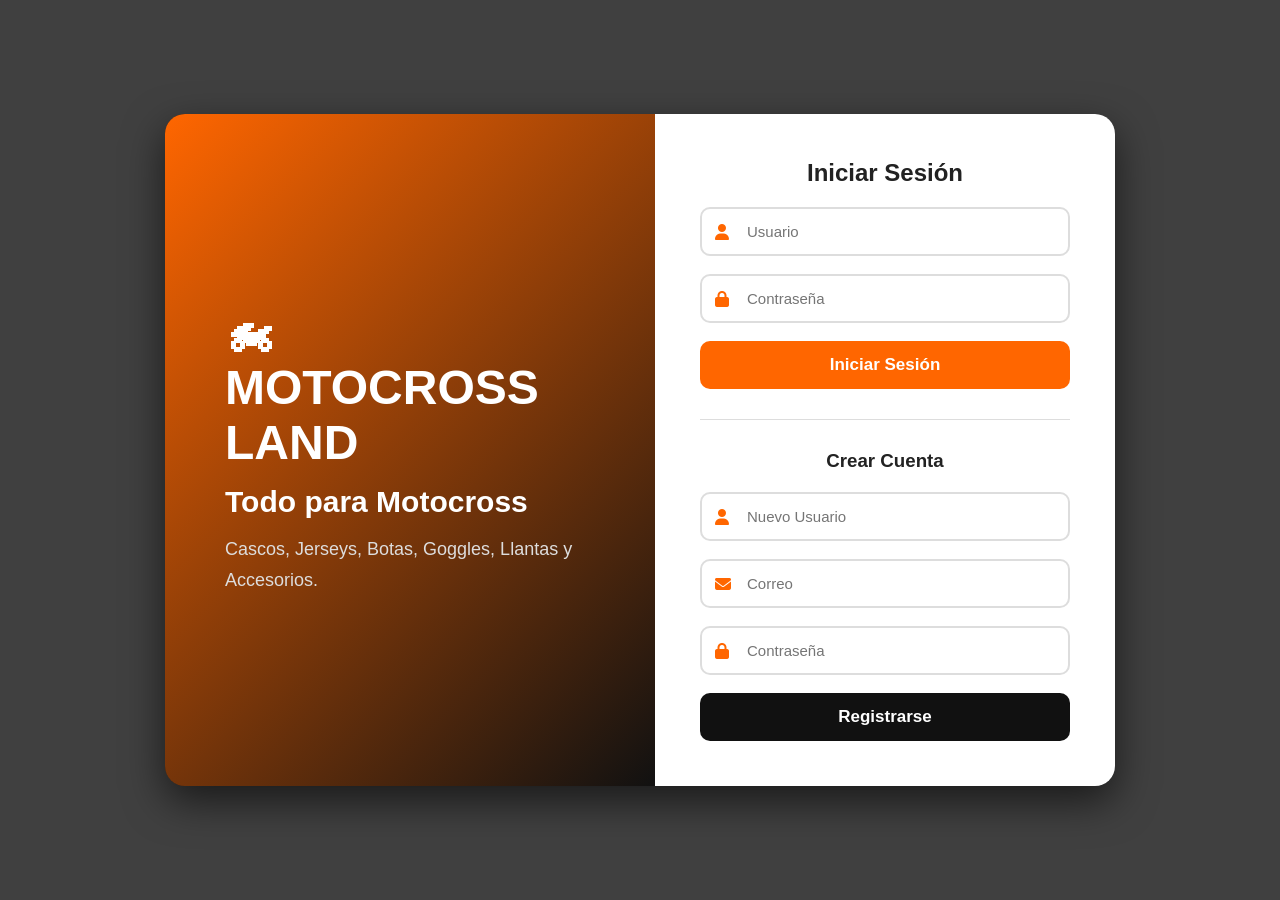
<file: julian/index.html>
<!DOCTYPE html>
<html lang="es">
<head>
    <meta charset="UTF-8">
    <meta name="viewport" content="width=device-width, initial-scale=1.0">
    <title>MX STORE | Iniciar Sesión</title>

    <link rel="stylesheet" href="style.css">

    <!-- Iconos -->
    <link rel="stylesheet"
    href="https://cdnjs.cloudflare.com/ajax/libs/font-awesome/6.6.0/css/all.min.css">

</head>
<body class="login-body">

<div class="login-container">

    <div class="login-left">
        <h1>🏍 MOTOCROSS LAND</h1>

        <h2>Todo para Motocross</h2>

        <p>
            Cascos, Jerseys, Botas, Goggles,
            Llantas y Accesorios.
        </p>
    </div>

    <div class="login-right">

        <h2>Iniciar Sesión</h2>

        <form id="loginForm">

            <div class="input-box">

                <i class="fa-solid fa-user"></i>

                <input
                type="text"
                id="usuario"
                placeholder="Usuario"
                required>

            </div>

            <div class="input-box">

                <i class="fa-solid fa-lock"></i>

                <input
                type="password"
                id="password"
                placeholder="Contraseña"
                required>

            </div>

            <button type="submit" class="btn">
                Iniciar Sesión
            </button>

        </form>

        <hr>

        <h3>Crear Cuenta</h3>

        <form id="registroForm">

            <div class="input-box">

                <i class="fa-solid fa-user"></i>

                <input
                type="text"
                id="nuevoUsuario"
                placeholder="Nuevo Usuario"
                required>

            </div>

            <div class="input-box">

                <i class="fa-solid fa-envelope"></i>

                <input
                type="text"
                id="correo"
                placeholder="Correo"
                required>

            </div>

            <div class="input-box">

                <i class="fa-solid fa-lock"></i>

                <input
                type="password"
                id="nuevaPassword"
                placeholder="Contraseña"
                required>

            </div>

            <button class="btn2">
                Registrarse
            </button>

        </form>

    </div>

</div>

<script src="login.js"></script>

</body>
</html>
</file>
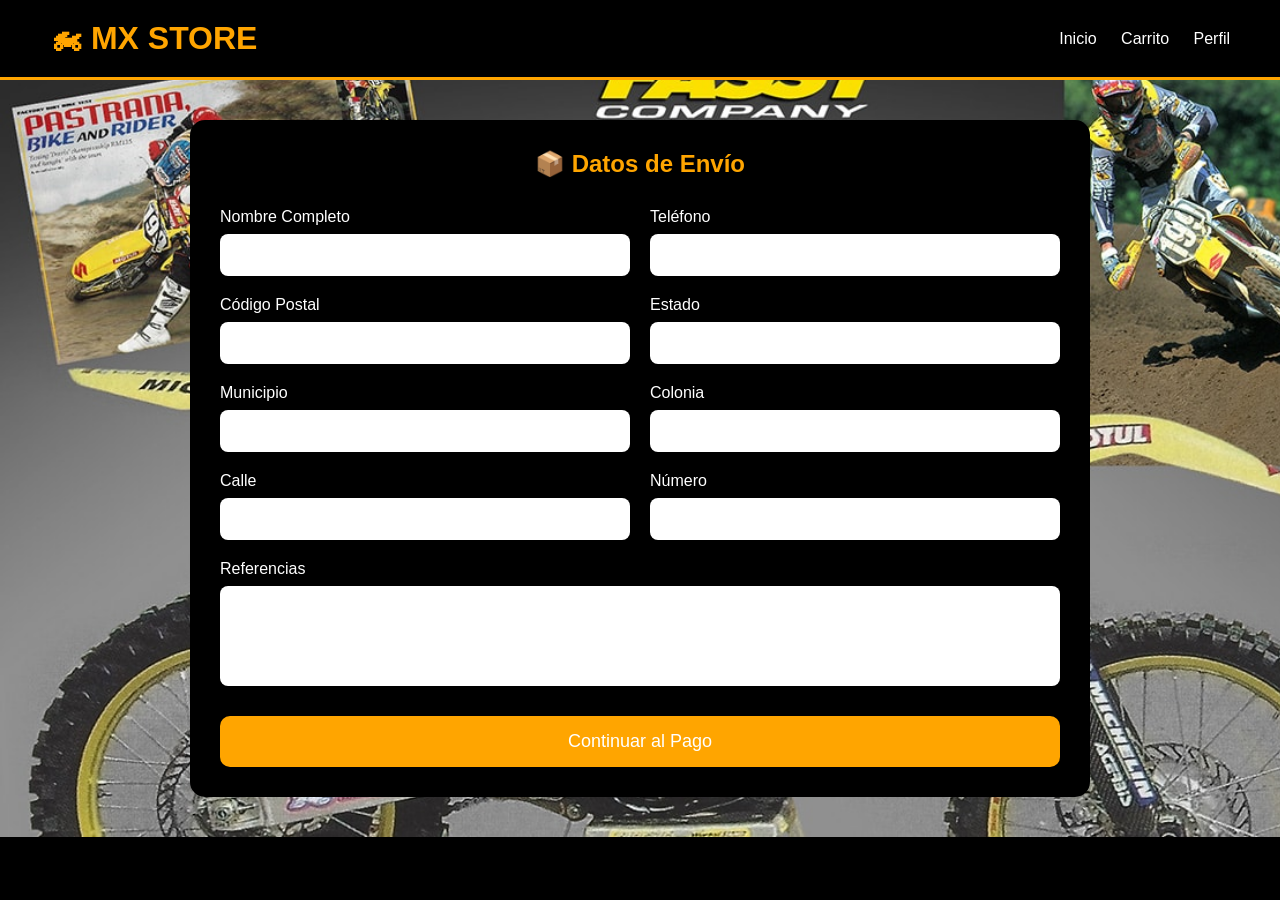
<file: julian/envios.html>
<!DOCTYPE html>
<html lang="es">
<head>
<meta charset="UTF-8">
<meta name="viewport" content="width=device-width, initial-scale=1.0">
<title>MX STORE | Datos de Envío</title>

<link rel="stylesheet" href="envios.css">

</head>

<body>

<header>

<h1>🏍 MX STORE</h1>

<nav>

<a href="inicio.html">Inicio</a>

<a href="carrito.html">Carrito</a>

<a href="perfil.html">Perfil</a>

</nav>

</header>

<div class="container">

<h2>📦 Datos de Envío</h2>

<form id="envioForm">

<div class="form-grid">

<div class="input-group">
<label>Nombre Completo</label>
<input type="text" id="nombre" required>
</div>

<div class="input-group">
<label>Teléfono</label>
<input type="tel" id="telefono" required>
</div>

<div class="input-group">
<label>Código Postal</label>
<input type="text" id="cp" required>
</div>

<div class="input-group">
<label>Estado</label>
<input type="text" id="estado" required>
</div>

<div class="input-group">
<label>Municipio</label>
<input type="text" id="municipio" required>
</div>

<div class="input-group">
<label>Colonia</label>
<input type="text" id="colonia" required>
</div>

<div class="input-group">
<label>Calle</label>
<input type="text" id="calle" required>
</div>

<div class="input-group">
<label>Número</label>
<input type="text" id="numero" required>
</div>

<div class="input-group full">
<label>Referencias</label>
<textarea id="referencias"></textarea>
</div>

</div>

<button type="submit">
Continuar al Pago
</button>

</form>

</div>

<script src="envios.js"></script>

</body>
</html>
</file>
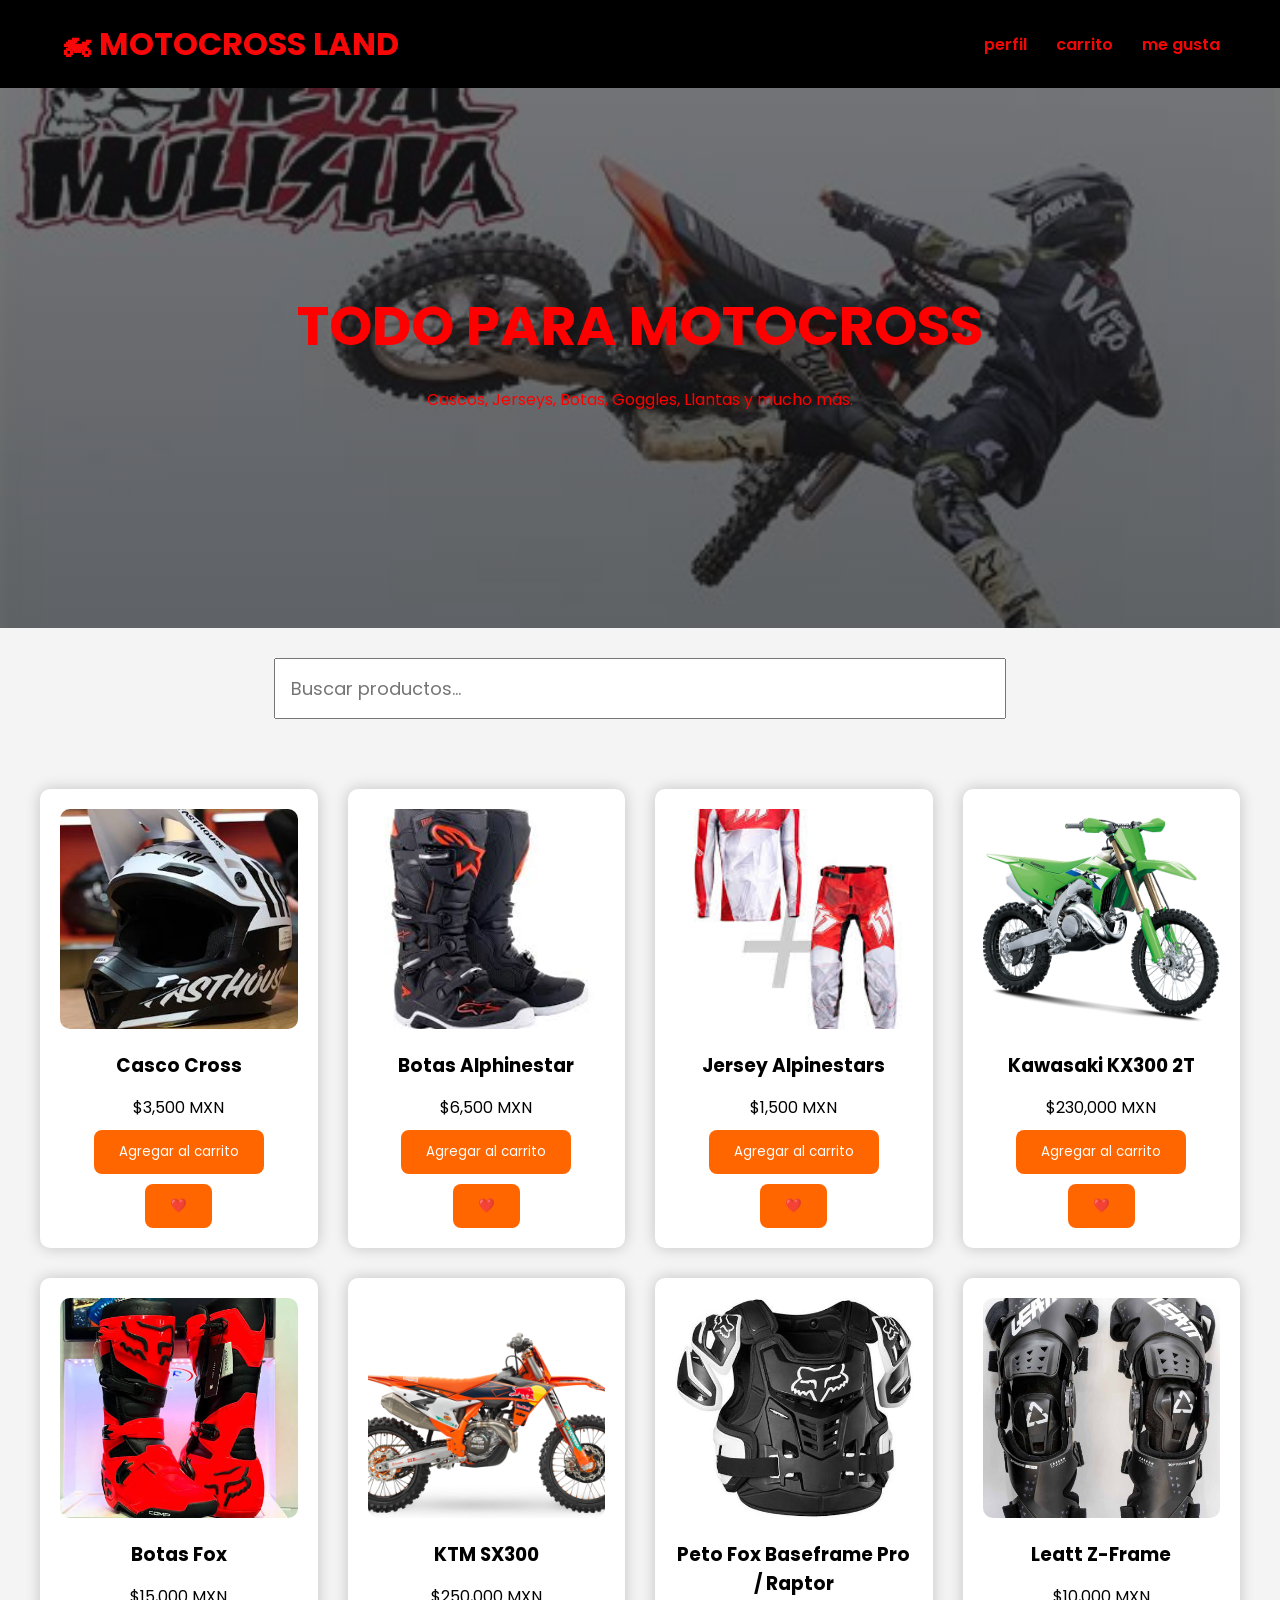
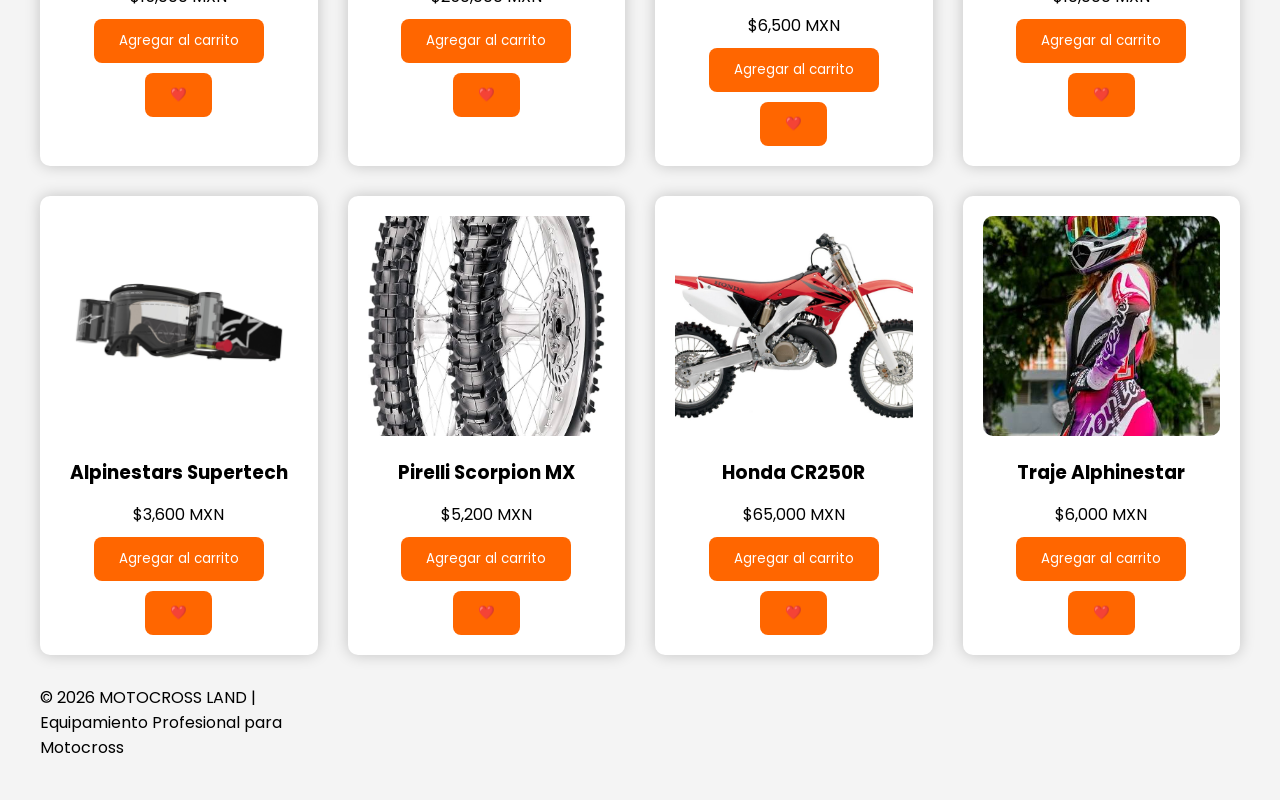
<file: julian/inicio.html>
<!DOCTYPE html>
<html lang="es">
<head>
<meta charset="UTF-8">
<meta name="viewport" content="width=device-width, initial-scale=1.0">
<title>MX STORE | Todo para Motocross</title>

<link rel="stylesheet" href="inicio.css">

<link rel="preconnect" href="https://fonts.googleapis.com">
<link href="https://fonts.googleapis.com/css2?family=Poppins:wght@300;400;600;700&display=swap" rel="stylesheet">
</head>

<body>

<header>

<h1>🏍 MOTOCROSS LAND</h1>

<nav>
<a href="perfil.html">perfil</a>
<a href="carrito.html">carrito</a>
<a href="meguta.html">me gusta</a>
</nav>

</header>

<section class="hero">

<h2>TODO PARA MOTOCROSS</h2>

<p>Cascos, Jerseys, Botas, Goggles, Llantas y mucho más.</p>


</section>

<section class="busqueda">

<input type="text" id="buscar" placeholder="Buscar productos...">

</section>

<section class="productos" id="productos">

<div class="card">
<img src="images (1).jpg" alt="">
<h3>Casco Cross</h3>
<p>$3,500 MXN</p>
<button onclick="agregarAlCarrito('Casco Cross',3500,'Casco profesional para motocross','images (1).jpg')">Agregar al carrito</button>
<button onclick="agregarFavorito('Casco Cross',3500,'Casco profesional para motocross','images (1).jpg'')">❤️</button>

</div>


<div class="card">
<img src="descarga (1).jpg">
<h3>Botas Alphinestar</h3>
<p>$6,500 MXN</p>
<button onclick="agregarAlCarrito('Botas Alphinestar',6500,'Casco profesional para motocrosBotas para motocross','descarga (1).jpg')">Agregar al carrito</button>
<button onclick="agregarFavoritos()">❤️</button>
</div>

<div class="card">
<img src="images.jpg">
<h3>Jersey Alpinestars</h3>
<p>$1,500 MXN</p>
<button onclick="agregarAlCarrito('Jersey Alpinestars',1500,'traje completo para motocross','images.jpg')">Agregar al carrito</button>
<button onclick="agregarFavorito()">❤️</button>
</div>

<div class="card">
<img src="27_KX_327X_3_4.png">
<h3>Kawasaki KX300 2T</h3>
<p>$230,000 MXN</p>
<button onclick="agregarAlCarrito('Kawasaki KX300 2T',230000,'Motocross para copeticion 2T','27_KX_327X_3_4.png')">Agregar al carrito</button>
<button onclick="agregarFavoritos('Kawasaki KX300 2T',230000,'Motocross para copeticion 2T','27_KX_327X_3_4.png')">❤️</button>
</div>

<div class="card">
<img src="images (2).jpg">
<h3>Botas Fox</h3>
<p>$15,000 MXN</p>
<button onclick="agregarAlCarrito('Botas Fox',15000,'Botas colo ROJO','images (2).jpg')">Agregar al carrito</button>
<button onclick="agregarFavoritos('Botas Fox',15000,'Botas colo ROJO','images (2).jpg')">❤️</button>
</div>

<div class="card">
<img src="mx4-1-768x526.png">
<h3>KTM SX300</h3>
<p>$250,000 MXN</p>
<button onclick="agregarAlCarrito('KTM SX300',250000,'Motocross para copeticion 300cc 4T','mx4-1-768x526.png')">Agregar al carrito</button>
<button onclick="agregarFavoritos('KTM SX300',250000,'Motocross para copeticion 300cc 4T','mx4-1-768x526.png')">❤️</button>
</div>

<div class="card">
<img src="images (3).jpg">
<h3>Peto Fox Baseframe Pro / Raptor</h3>
<p>$6,500 MXN</p>
<button onclick="agregarAlCarrito('Peto Fox Baseframe Pro / Raptor',6500,'protector de peco para motocross','images (3).jpg')">Agregar al carrito</button>
<button onclick="agregarFavoritos('Peto Fox Baseframe Pro / Raptor',6500,'protector de peco para motocross','images (3).jpg')">❤️</button>
</div>

<div class="card">
<img src="rodilleras-leatt2.jpg">
<h3>Leatt Z-Frame</h3>
<p>$10,000 MXN</p>
<button onclick="agregarAlCarrito('Leatt Z-Frame',10000,'rodilleras super especiales pra motocross','rodilleras-leatt2.jpg')">Agregar al carrito</button>
<button onclick="agregarFavoritos('Leatt Z-Frame',10000,'rodilleras super especiales pra motocross','rodilleras-leatt2.jpg')">❤️</button>
</div>

<div class="card">
<img src="61jpNYLVasL.jpg">
<h3>Alpinestars Supertech</h3>
<p>$3,600 MXN</p>
<button onclick="agregarAlCarrito('Alpinestars Supertech',3600,'googles par motocros limpiado rapido','61jpNYLVasL.jpg')">Agregar al carrito</button>
<button onclick="agregarFavoritos('Alpinestars Supertech',3600,'googles par motocros limpiado rapido','61jpNYLVasL.jpg')">❤️</button>
</div>

<div class="card">
<img src="71jX8GK8k0L._AC_UF894,1000_QL80_.jpg">
<h3>Pirelli Scorpion MX</h3>
<p>$5,200 MXN</p>
<button onclick="agregarAlCarrito('Pirelli Scorpion MX',5200,'llantas pirelli super cross','71jX8GK8k0L._AC_UF894,1000_QL80_.jpg')">Agregar al carrito</button>
<button onclick="agregarFavoritos('Pirelli Scorpion MX',5200,'llantas pirelli super cross','71jX8GK8k0L._AC_UF894,1000_QL80_.jpg')">❤️</button>
</div>

<div class="card">
<img src="142-original_post.jpg">
<h3>Honda CR250R</h3>
<p>$65,000 MXN</p>
<button onclick="agregarAlCarrito('Honda CR250R',65000,'honda cr 250 2T de 2007','142-original_post.jpg')">Agregar al carrito</button>
<button onclick="agregarFavoritos('Honda CR250R',65000,'honda cr 250 2T de 2007','142-original_post.jpg')">❤️</button>
</div>

<div class="card">
<img src="images (4).jpg">
<h3>Traje Alphinestar</h3>
<p>$6,000 MXN</p>
<button onclick="agregarAlCarrito('Traje Alphinestar',6000,'traje de motocross femenino','images (4).jpg')">Agregar al carrito</button>
<button onclick="agregarFavoritos('Traje Alphinestar',6000,'traje de motocross femenino','images (4).jpg')">❤️</button>
</div>
<p>© 2026 MOTOCROSS LAND | Equipamiento Profesional para Motocross</p>

</footer>

<script src="carrito.js"></script>

</body>
</html>
</file>
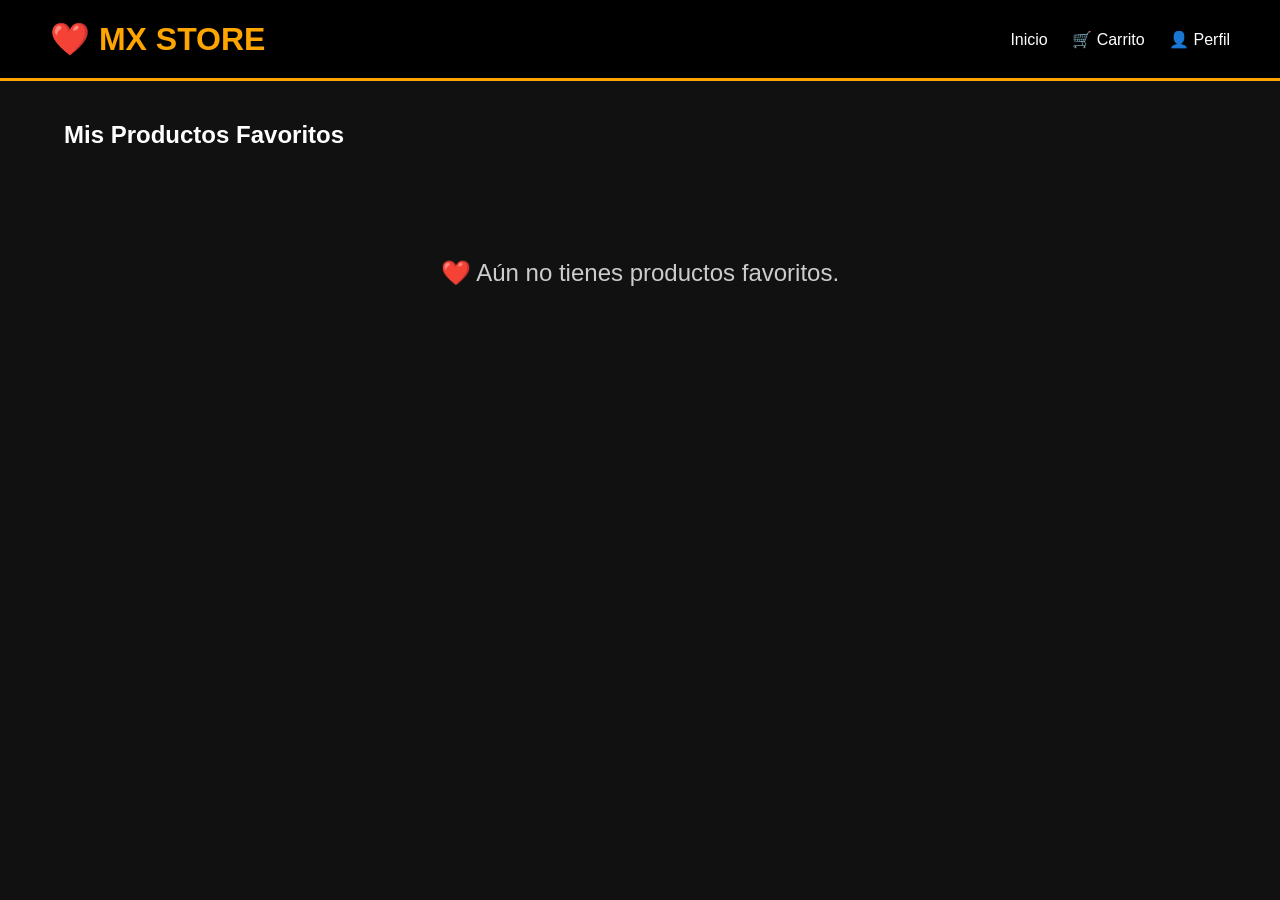
<file: julian/meguta.html>
<!DOCTYPE html>
<html lang="es">
<head>
<meta charset="UTF-8">
<meta name="viewport" content="width=device-width, initial-scale=1.0">
<title>MX STORE | Favoritos</title>

<link rel="stylesheet" href="https://cdnjs.cloudflare.com/ajax/libs/font-awesome/6.7.2/css/all.min.css">

<style>

*{
    margin:0;
    padding:0;
    box-sizing:border-box;
    font-family:Arial, Helvetica, sans-serif;
}

body{
    background:#111;
    color:white;
}

header{
    display:flex;
    justify-content:space-between;
    align-items:center;
    padding:20px 50px;
    background:#000;
    border-bottom:3px solid orange;
}

header h1{
    color:orange;
}

header nav a{
    color:white;
    text-decoration:none;
    margin-left:20px;
    transition:.3s;
}

header nav a:hover{
    color:orange;
}

main{
    width:90%;
    max-width:1200px;
    margin:40px auto;
}

main h2{
    margin-bottom:30px;
}

#listaFavoritos{
    display:grid;
    grid-template-columns:repeat(auto-fit,minmax(260px,1fr));
    gap:25px;
}

.card{
    background:#1e1e1e;
    border-radius:15px;
    overflow:hidden;
    transition:.3s;
}

.card:hover{
    transform:translateY(-8px);
}

.card img{
    width:100%;
    height:220px;
    object-fit:cover;
}

.info{
    padding:20px;
}

.info h3{
    margin-bottom:10px;
}

.precio{
    color:orange;
    font-size:22px;
    margin:10px 0;
}

.botones{
    display:flex;
    gap:10px;
}

.botones button{
    flex:1;
    padding:12px;
    border:none;
    border-radius:8px;
    cursor:pointer;
    font-size:15px;
}

.agregar{
    background:orange;
    color:white;
}

.eliminar{
    background:red;
    color:white;
}

.vacio{
    text-align:center;
    margin-top:80px;
    font-size:24px;
    color:#ccc;
}

</style>

</head>
<body>

<header>

<h1>❤️ MX STORE</h1>

<nav>

<a href="inicio.html">Inicio</a>

<a href="carrito.html">🛒 Carrito</a>

<a href="perfil.html">👤 Perfil</a>

</nav>

</header>

<main>

<h2>Mis Productos Favoritos</h2>

<div id="listaFavoritos"></div>

</main>

<script src="favoritos.js"></script>

</body>
</html>
</file>
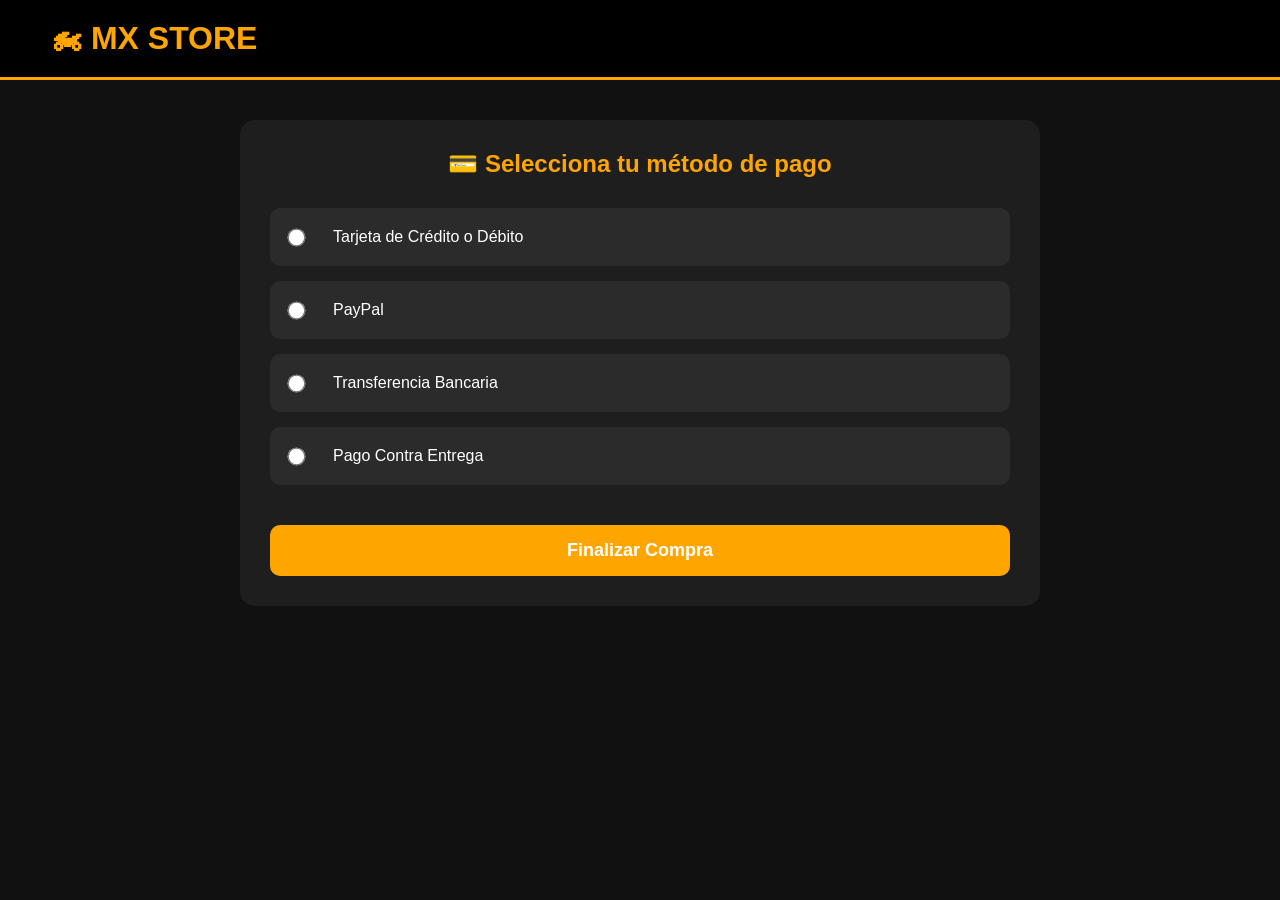
<file: julian/pago.html>
<!DOCTYPE html>
<html lang="es">
<head>
<meta charset="UTF-8">
<meta name="viewport" content="width=device-width, initial-scale=1.0">
<title>MX STORE | Pago</title>

<link rel="stylesheet" href="pago.css">


</head>
<body>

<header>

<h1>🏍 MX STORE</h1>

</header>

<div class="container">

<h2>💳 Selecciona tu método de pago</h2>

<label class="metodo">
<input type="radio" name="pago" value="tarjeta" onclick="mostrar('tarjeta')">
<i class="fa-solid fa-credit-card"></i>
Tarjeta de Crédito o Débito
</label>

<label class="metodo">
<input type="radio" name="pago" value="paypal" onclick="mostrar('paypal')">
<i class="fa-brands fa-paypal"></i>
PayPal
</label>

<label class="metodo">
<input type="radio" name="pago" value="transferencia" onclick="mostrar('transferencia')">
<i class="fa-solid fa-building-columns"></i>
Transferencia Bancaria
</label>

<label class="metodo">
<input type="radio" name="pago" value="contra" onclick="mostrar('contra')">
<i class="fa-solid fa-truck"></i>
Pago Contra Entrega
</label>

<div id="formulario" class="formulario">

<input type="text" placeholder="Nombre del titular">

<input type="text" placeholder="Número de tarjeta">

<input type="text" placeholder="MM/AA">

<input type="text" placeholder="CVV">

</div>

<div id="mensaje" class="mensaje"></div>

<button onclick="finalizarCompra()">

Finalizar Compra

</button>

</div>

<script src="pago.js"></script>

</body>
</html>
</file>
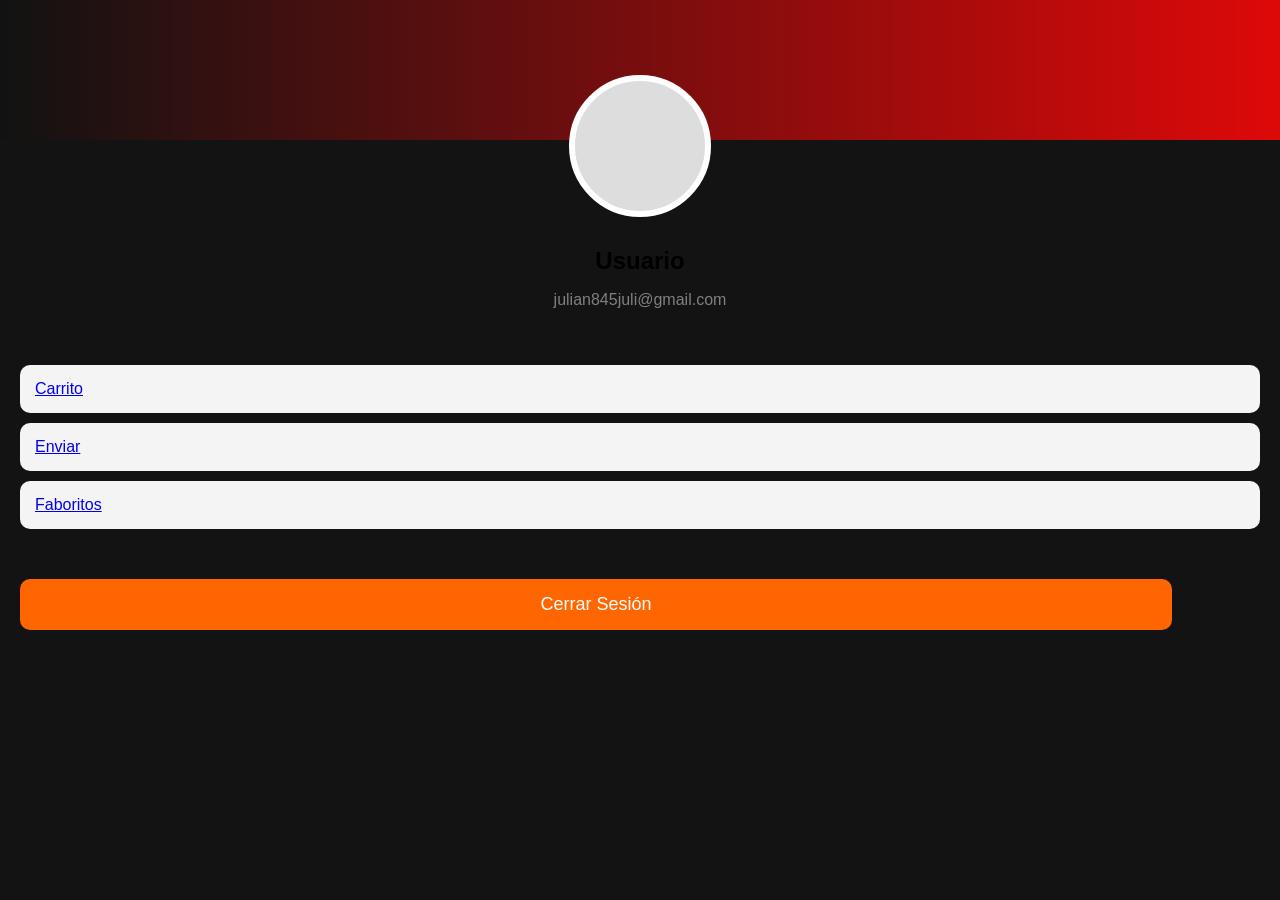
<file: julian/perfil.html>
<!DOCTYPE html>
<html lang="es">
<head>
<meta charset="UTF-8">
<meta name="viewport" content="width=device-width, initial-scale=1.0">

<title>Mi Perfil | MX STORE</title>

<link rel="stylesheet" href="perfil.css">

<link rel="stylesheet"
href="https://cdnjs.cloudflare.com/ajax/libs/font-awesome/6.6.0/css/all.min.cs

</head>

<body>

<div class="perfil">

<div class="banner"></div>

<div class="foto">

<i class="fa-solid fa-user"></i>

</div>

<div class="info">

<h2 id="nombreUsuario">Usuario</h2>

<p id="correoUsuario">julian845juli@gmail.com</p>

</div>

<div class="menu">

<a href="carrito.html" class="enlace-opcion">
    <div class="opcion">
        <span><i class="fa-solid fa-location-dot"></i> Carrito</span>
        <i class="fa-solid fa-chevron-right"></i> 
    </div>
</a>

<a href="envios.html" class="enlace-opcion">
    <div class="opcion">
        <span><i class="fa-solid fa-location-dot"></i> Enviar</span>
        <i class="fa-solid fa-chevron-right"></i> 
    </div>
</a>

<a href="meguta.html" class="enlace-opcion">
    <div class="opcion">
        <span><i class="fa-solid fa-location-dot"></i> Faboritos</span>
        <i class="fa-solid fa-chevron-right"></i> 
    </div>
</a>

</div>

<button onclick="cerrarSesion()">

Cerrar Sesión

</button>

</div>

<script src="perfil.js"></script>

</body>
</html>
</file>
<file: julian/style.css>
/*=========================
    MX STORE - STYLE.CSS
==========================*/

*{
    margin:0;
    padding:0;
    box-sizing:border-box;
    font-family:'Poppins',sans-serif;
}

body{
    background:url("https://images.unsplash.com/photo-1517846693594-1567da72af75?auto=format&fit=crop&w=1600&q=80") no-repeat center center;
    background-size:cover;
}

.login-body{
    height:100vh;
    display:flex;
    justify-content:center;
    align-items:center;
    background:linear-gradient(rgba(0,0,0,.75),rgba(0,0,0,.75)),
    url("https://images.unsplash.com/photo-1542291026-7eec264c27ff?auto=format&fit=crop&w=1600&q=80");
    background-size:cover;
    background-position:center;
}

.login-container{
    width:950px;
    max-width:95%;
    min-height:550px;
    display:flex;
    overflow:hidden;
    border-radius:20px;
    background:rgba(20,20,20,.90);
    box-shadow:0 15px 40px rgba(0,0,0,.6);
}

.login-left{
    flex:1;
    color:#fff;
    padding:60px;
    display:flex;
    flex-direction:column;
    justify-content:center;
    background:linear-gradient(135deg,#ff6600,#111);
}

.login-left h1{
    font-size:48px;
    margin-bottom:15px;
}

.login-left h2{
    font-size:30px;
    margin-bottom:15px;
}

.login-left p{
    font-size:18px;
    line-height:1.7;
    color:#ddd;
}

.login-right{
    flex:1;
    background:#fff;
    padding:45px;
}

.login-right h2,
.login-right h3{
    text-align:center;
    margin-bottom:20px;
    color:#222;
}

.input-box{
    position:relative;
    margin-bottom:18px;
}

.input-box i{
    position:absolute;
    left:15px;
    top:50%;
    transform:translateY(-50%);
    color:#ff6600;
}

.input-box input{
    width:100%;
    padding:14px 14px 14px 45px;
    border:2px solid #ddd;
    border-radius:10px;
    outline:none;
    transition:.3s;
    font-size:15px;
}

.input-box input:focus{
    border-color:#ff6600;
    box-shadow:0 0 10px rgba(255,102,0,.3);
}

.btn,
.btn2{
    width:100%;
    padding:14px;
    border:none;
    border-radius:10px;
    cursor:pointer;
    font-size:17px;
    font-weight:bold;
    transition:.3s;
}

.btn{
    background:#ff6600;
    color:#fff;
}

.btn:hover{
    background:#e65c00;
    transform:translateY(-2px);
}

.btn2{
    background:#111;
    color:#fff;
}

.btn2:hover{
    background:#333;
    transform:translateY(-2px);
}

hr{
    margin:30px 0;
    border:none;
    border-top:1px solid #ddd;
}

/* Animación */

.login-container{
    animation:aparecer .8s ease;
}

@keyframes aparecer{

    from{
        opacity:0;
        transform:translateY(30px);
    }

    to{
        opacity:1;
        transform:translateY(0);
    }

}

/* Responsive */

@media(max-width:900px){

.login-container{
    flex-direction:column;
}

.login-left{
    text-align:center;
    padding:40px;
}

.login-left h1{
    font-size:35px;
}

.login-left h2{
    font-size:24px;
}

.login-right{
    padding:30px;
}

}
</file>
<file: julian/envios.css>
*{
    margin:0;
    padding:0;
    box-sizing:border-box;
    font-family:Arial, Helvetica, sans-serif;
}

body{
    background:#000000;
    color:white;
    background-image: url('Traviswrap.jpg');
    background-repeat: no-repeat;
    background-size: cover;
}

header{
    background:#000000;
    padding:20px 50px;
    display:flex;
    justify-content:space-between;
    align-items:center;
    border-bottom:3px solid orange;
}

header h1{
    color:orange;
}

header a{
    color:white;
    text-decoration:none;
    margin-left:20px;
}

.container{
    width:90%;
    max-width:900px;
    margin:40px auto;
    background:#000000;
    padding:30px;
    border-radius:15px;
}

.container h2{
    text-align:center;
    color:orange;
    margin-bottom:30px;
}

.form-grid{
    display:grid;
    grid-template-columns:1fr 1fr;
    gap:20px;
}

.input-group{
    display:flex;
    flex-direction:column;
}

.input-group label{
    margin-bottom:8px;
}

.input-group input,
.input-group select,
textarea{

    padding:12px;

    border:none;

    border-radius:8px;

    outline:none;

    font-size:16px;

}

textarea{
    resize:none;
    height:100px;
}

.full{
    grid-column:1/3;
}

button{
    width:100%;
    margin-top:30px;
    padding:15px;
    border:none;
    border-radius:10px;
    background:orange;
    color:white;
    font-size:18px;
    cursor:pointer;
}

button:hover{
    background:#ff7b00;
}

@media(max-width:768px){

.form-grid{

grid-template-columns:1fr;

}

.full{

grid-column:1;

}

}
</file>
<file: julian/inicio.css>
*{
margin:0;
padding:0;
box-sizing:border-box;
font-family:Poppins,sans-serif;
}

body{
background:#f4f4f4;
}

header{
display:flex;
justify-content:space-between;
align-items:center;
padding:20px 60px;
background:#000000;
color:rgb(247, 8, 8);
}

nav a{
color:rgb(242, 7, 7);
text-decoration:none;
margin-left:25px;
font-weight:600;
}

.hero {
    height: 60vh;
    display: flex;
    flex-direction: column;
    justify-content: center;
    align-items: center;
    
    /* CORREGIDO: Se usa url() y se separan las capas con una coma */
    background: linear-gradient(rgba(29, 28, 28, 0.6), rgba(0, 0, 0, 0.6)), url("img11869_0.jpg");
    
    /* Añadimos no-repeat y center para asegurar que se vea perfecto */
    background-repeat: no-repeat;
    background-position: center;
    background-size: cover;
    
    color: rgb(255, 0, 0);
    text-align: center;
}

.hero h2{
font-size:55px;
}

.hero p{
margin:20px;
}

.hero button{
padding:15px 35px;
background:orange;
border:none;
font-size:18px;
cursor:pointer;
border-radius:8px;
}

.busqueda{
text-align:center;
padding:30px;
}

.busqueda input{
width:60%;
padding:15px;
font-size:18px;
}

.productos{

display:grid;
grid-template-columns:repeat(auto-fit,minmax(250px,1fr));
gap:30px;
padding:40px;

}

.card{

background:white;
padding:20px;
border-radius:10px;
box-shadow:0 0 15px rgba(0,0,0,.2);
text-align:center;
transition:.3s;

}

.card:hover{
transform:scale(1.05);
}

.card img{
width:100%;
height:220px;
object-fit:cover;
border-radius:10px;
}

.card h3{
margin:15px 0;
}

.card button{

background:#ff6600;
color:white;
border:none;
padding:12px 25px;
cursor:pointer;
border-radius:8px;
margin-top:10px;

}

.carrito{

background:white;
margin:40px;
padding:30px;
border-radius:10px;

}

footer{

background:#111;
color:white;
text-align:center;
padding:20px;

}

@media(max-width:768px){

header{

flex-direction:column;

}

.hero h2{

font-size:35px;

}

.busqueda input{

width:90%;

}

}
</file>
<file: julian/pago.css>
*{
margin:0;
padding:0;
box-sizing:border-box;
font-family:Arial,Helvetica,sans-serif;
}

body{
background:#111;
color:white;
}

header{
background:#000;
padding:20px 50px;
display:flex;
justify-content:space-between;
align-items:center;
border-bottom:3px solid orange;
}

header h1{
color:orange;
}

.container{
width:90%;
max-width:800px;
margin:40px auto;
background:#1e1e1e;
padding:30px;
border-radius:15px;
}

h2{
text-align:center;
color:orange;
margin-bottom:30px;
}

.metodo{
background:#2b2b2b;
padding:20px;
margin-bottom:15px;
border-radius:10px;
cursor:pointer;
transition:.3s;
display:flex;
align-items:center;
gap:15px;
}

.metodo:hover{
background:#ff6600;
}

.metodo input{
transform:scale(1.4);
}

.formulario{
display:none;
margin-top:25px;
}

.formulario input{
width:100%;
padding:12px;
margin:10px 0;
border:none;
border-radius:8px;
font-size:16px;
}

button{
width:100%;
padding:15px;
margin-top:25px;
background:orange;
border:none;
color:white;
font-size:18px;
font-weight:bold;
border-radius:10px;
cursor:pointer;
transition:.3s;
}

button:hover{
background:#ff7b00;
}

.mensaje{
background:#2b2b2b;
padding:20px;
border-radius:10px;
margin-top:20px;
display:none;
}
</file>
<file: julian/perfil.css>
body{
    margin:0;
    background:#131313;
    font-family:Arial, Helvetica, sans-serif;
}

.perfil{
    width:400px;
    max-width:90%;
    margin:50px auto;
    background:rgb(255, 255, 255);
    border-radius:20px;
    overflow:hidden;
    box-shadow:0 0 20px rgba(255, 255, 255, 0.5);
}

.banner{
    height:140px;
    background:linear-gradient(90deg,#121212,#de0909);
    
}

.foto{

    width:130px;
    height:130px;

    border-radius:50%;

    background:#ddd;

    margin:auto;

    margin-top:-65px;

    border:6px solid white;

    display:flex;
    justify-content:center;
    align-items:center;

    font-size:55px;
    color:#000000;

}

.info{

    text-align:center;

    padding:20px;

}

.info h2{

    margin:10px 0;

}

.info p{

    color:gray;

}

.menu{

    padding:20px;

}

.opcion{

    display:flex;

    justify-content:space-between;

    align-items:center;

    padding:15px;

    margin-bottom:10px;

    border-radius:10px;

    background:#f4f4f4;

    cursor:pointer;

    transition:.3s;

}

.opcion:hover{

    background:#ff6600;

    color:white;

}

button{

    width:90%;

    margin:20px;

    padding:15px;

    border:none;

    border-radius:10px;

    background:#ff6600;

    color:white;

    font-size:18px;

    cursor:pointer;

}

button:hover{

    background:#e65c00;

}
</file>
